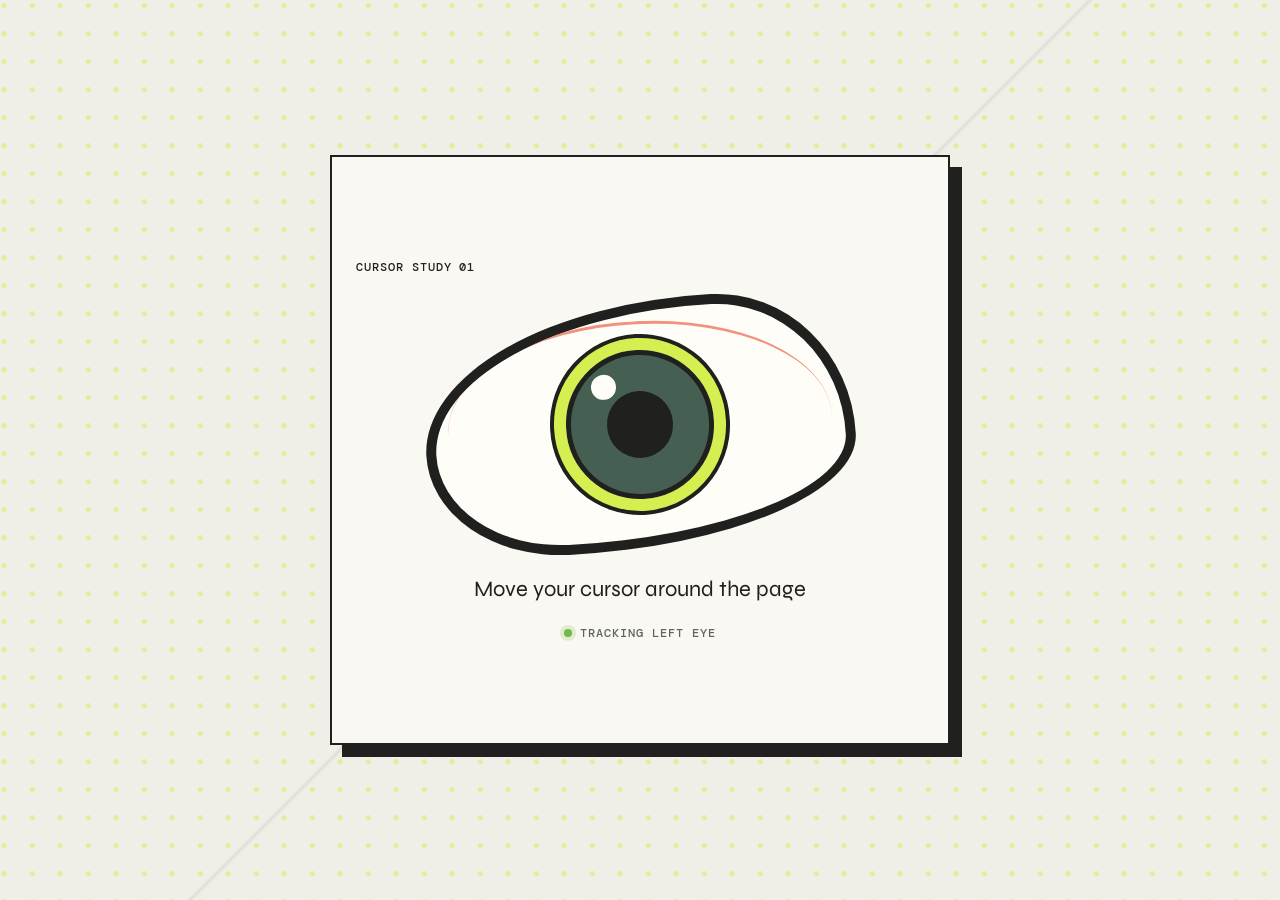
<file: index.html>
<!doctype html>
<html lang="en">
<head>
  <meta charset="UTF-8">
  <meta name="viewport" content="width=device-width, initial-scale=1.0">
  <title>Cursor Eye</title>
  <link rel="stylesheet" href="project/readme/eye-demo/styles.css">
</head>
<body>
  <main class="stage">
    <section class="eye-card" aria-label="Animated left eye">
      <span class="eyebrow">Cursor study 01</span>
      <div class="eye" id="leftEye" aria-hidden="true">
        <div class="iris">
          <div class="pupil"></div>
          <span class="highlight"></span>
        </div>
      </div>
      <p class="instruction">Move your cursor around the page</p>
      <span class="status"><i></i> Tracking left eye</span>
    </section>
  </main>
  <script src="project/readme/eye-demo/script.js"></script>
</body>
</html>
</file>
<file: project/readme/eye-demo/styles.css>
@import url('https://fonts.googleapis.com/css2?family=DM+Mono:wght@400;500&family=Syne:wght@600;700;800&display=swap');

:root {
  --ink: #20211e;
  --paper: #f1eee7;
  --acid: #d4ef4f;
  --coral: #ef765d;
  --iris: #456052;
}

* { box-sizing: border-box; }

body {
  margin: 0;
  min-width: 320px;
  min-height: 100vh;
  color: var(--ink);
  overflow: hidden;
  background: var(--paper);
  font-family: 'Syne', sans-serif;
}

.stage {
  min-height: 100vh;
  display: grid;
  place-items: center;
  padding: 32px 20px;
  background:
    radial-gradient(circle at 15% 20%, rgba(212, 239, 79, .55) 0 2px, transparent 3px),
    linear-gradient(135deg, transparent 0 49.8%, rgba(32, 33, 30, .08) 50%, transparent 50.2%),
    var(--paper);
  background-size: 28px 28px, 100% 100%, auto;
}

.eye-card {
  width: min(100%, 620px);
  min-height: 590px;
  display: flex;
  flex-direction: column;
  align-items: center;
  justify-content: center;
  gap: 25px;
  padding: 42px 24px;
  border: 2px solid var(--ink);
  background: #faf8f2;
  box-shadow: 12px 12px 0 var(--ink);
}

.eyebrow, .status {
  font: 500 12px/1 'DM Mono', monospace;
  letter-spacing: .08em;
  text-transform: uppercase;
}

.eyebrow { align-self: flex-start; }

.eye {
  width: min(82vw, 430px);
  aspect-ratio: 1.7 / 1;
  position: relative;
  display: grid;
  place-items: center;
  overflow: hidden;
  border: 10px solid var(--ink);
  border-radius: 68% 32% 68% 32% / 58% 58% 42% 42%;
  background: #fffdf8;
  transform: rotate(-3deg);
}

.eye::before {
  content: '';
  position: absolute;
  inset: 13px;
  border-top: 3px solid var(--coral);
  border-radius: 50%;
  opacity: .8;
}

.iris {
  width: 42%;
  aspect-ratio: 1;
  position: relative;
  display: grid;
  place-items: center;
  border: 12px solid var(--acid);
  border-radius: 50%;
  background: var(--iris);
  box-shadow: inset 0 0 0 5px var(--ink), 0 0 0 4px var(--ink);
  transition: transform 80ms ease-out;
}

.pupil {
  width: 45%;
  aspect-ratio: 1;
  border-radius: 50%;
  background: var(--ink);
}

.highlight {
  position: absolute;
  top: 15%;
  left: 18%;
  width: 17%;
  aspect-ratio: 1;
  border-radius: 50%;
  background: #fffdf8;
}

.instruction { margin: 0; font-size: clamp(16px, 3vw, 22px); text-align: center; }

.status { display: flex; align-items: center; gap: 8px; color: #60645a; }
.status i { width: 8px; height: 8px; border-radius: 50%; background: #73b947; box-shadow: 0 0 0 4px rgba(115, 185, 71, .2); }

@media (max-width: 520px) {
  .eye-card { min-height: 500px; box-shadow: 7px 7px 0 var(--ink); }
  .eye { border-width: 7px; }
  .iris { border-width: 8px; }
}
</file>
